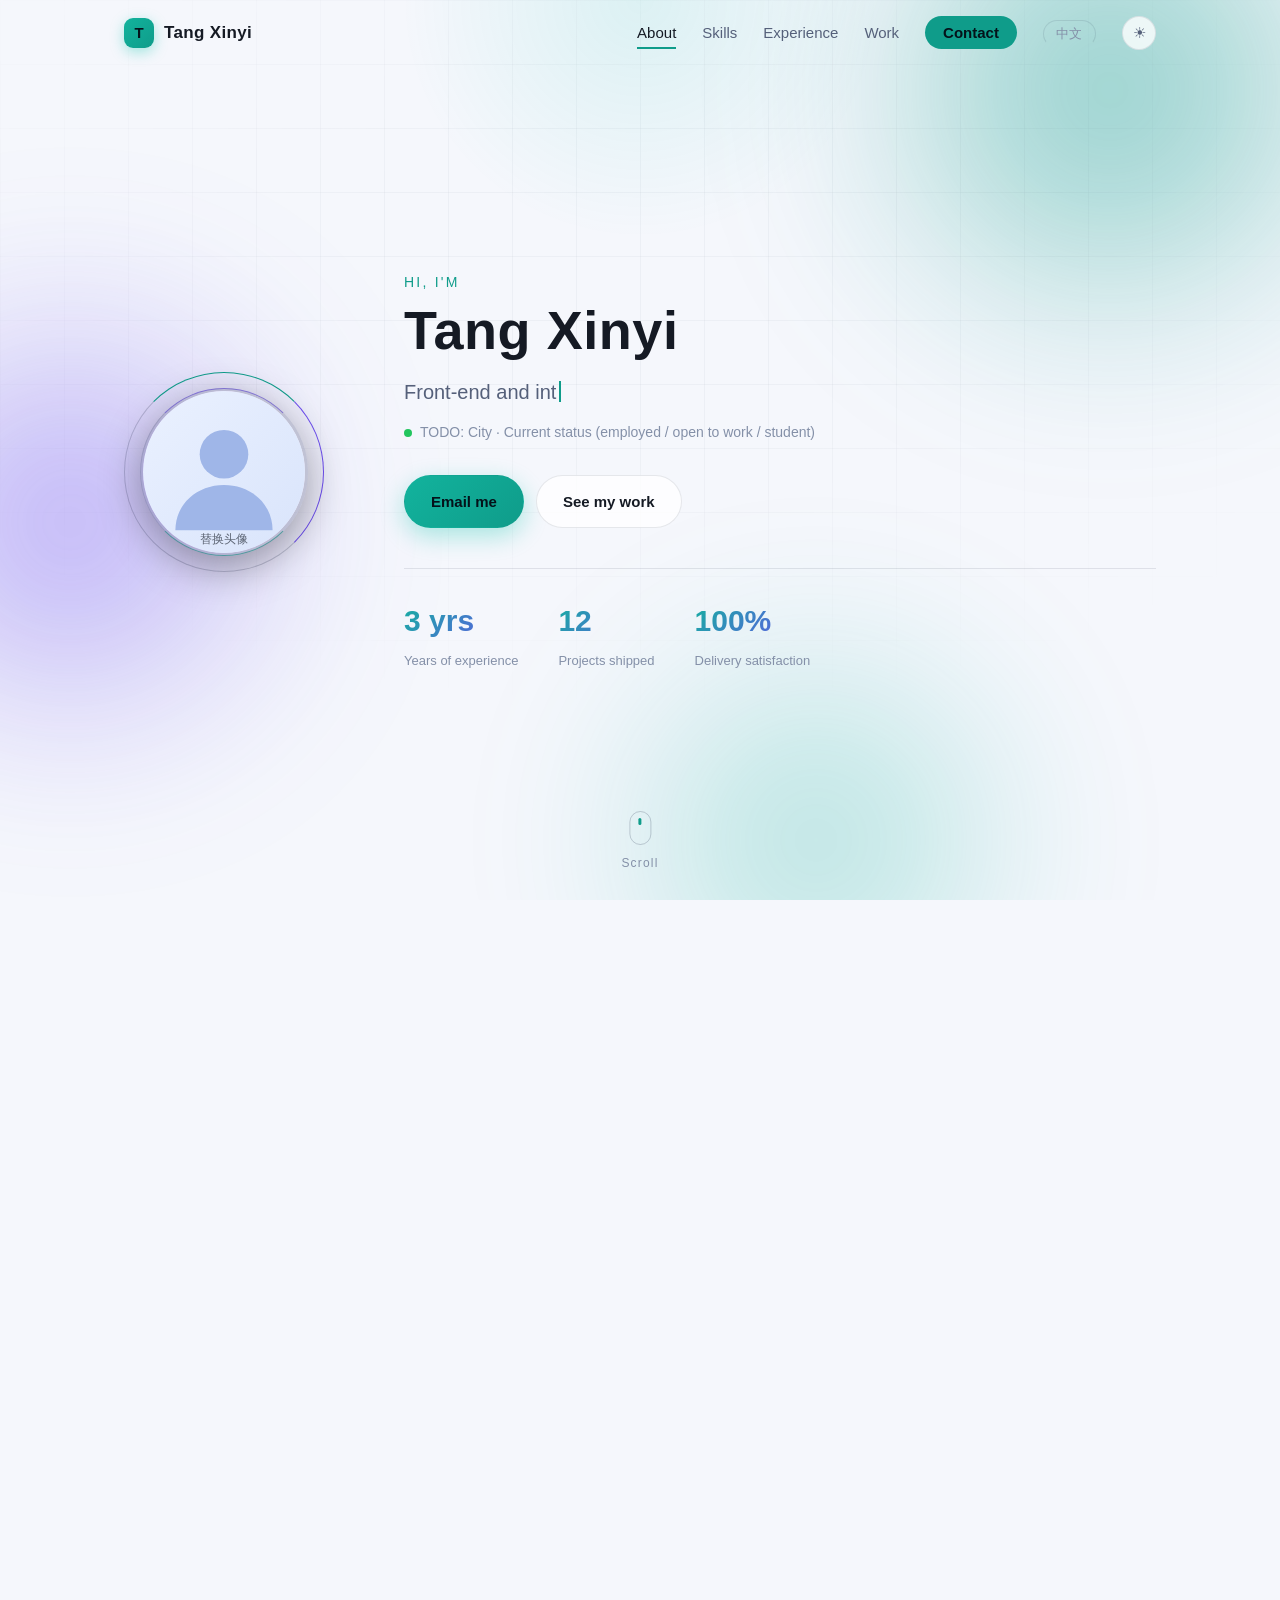
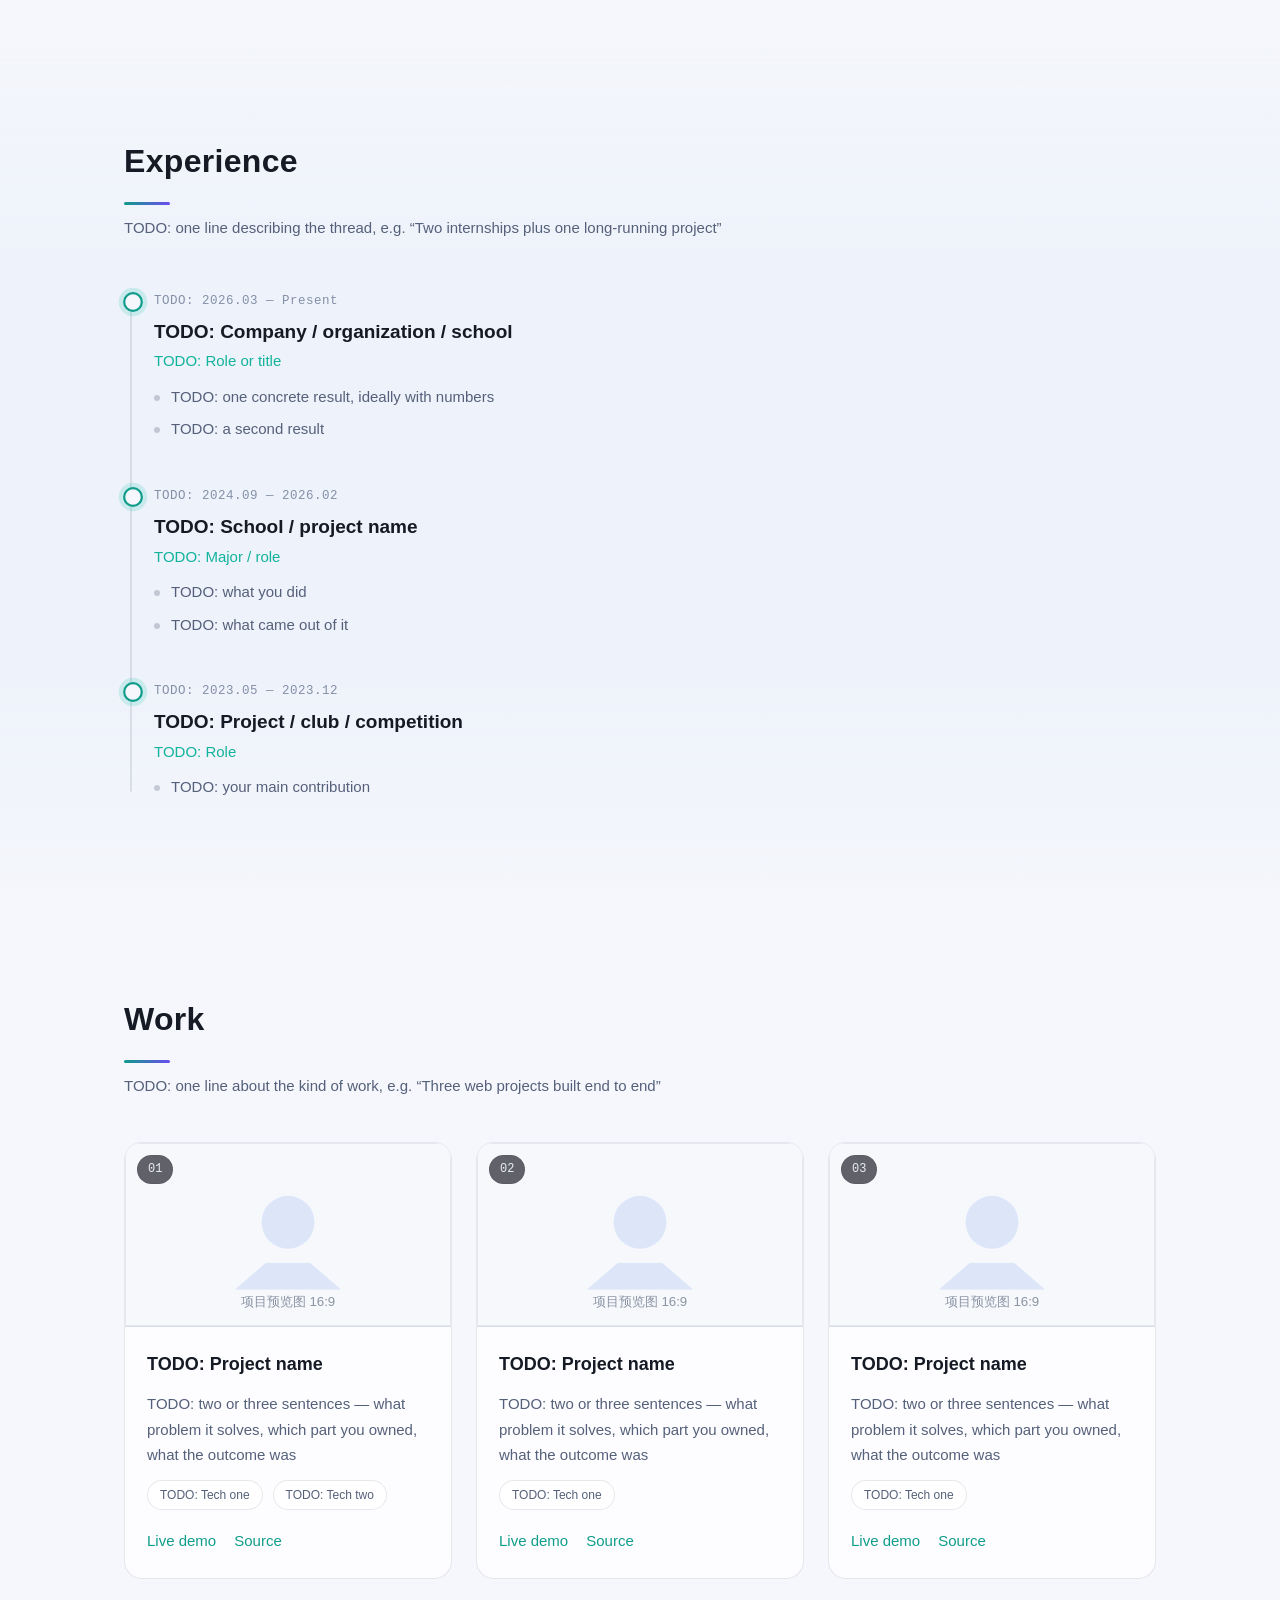
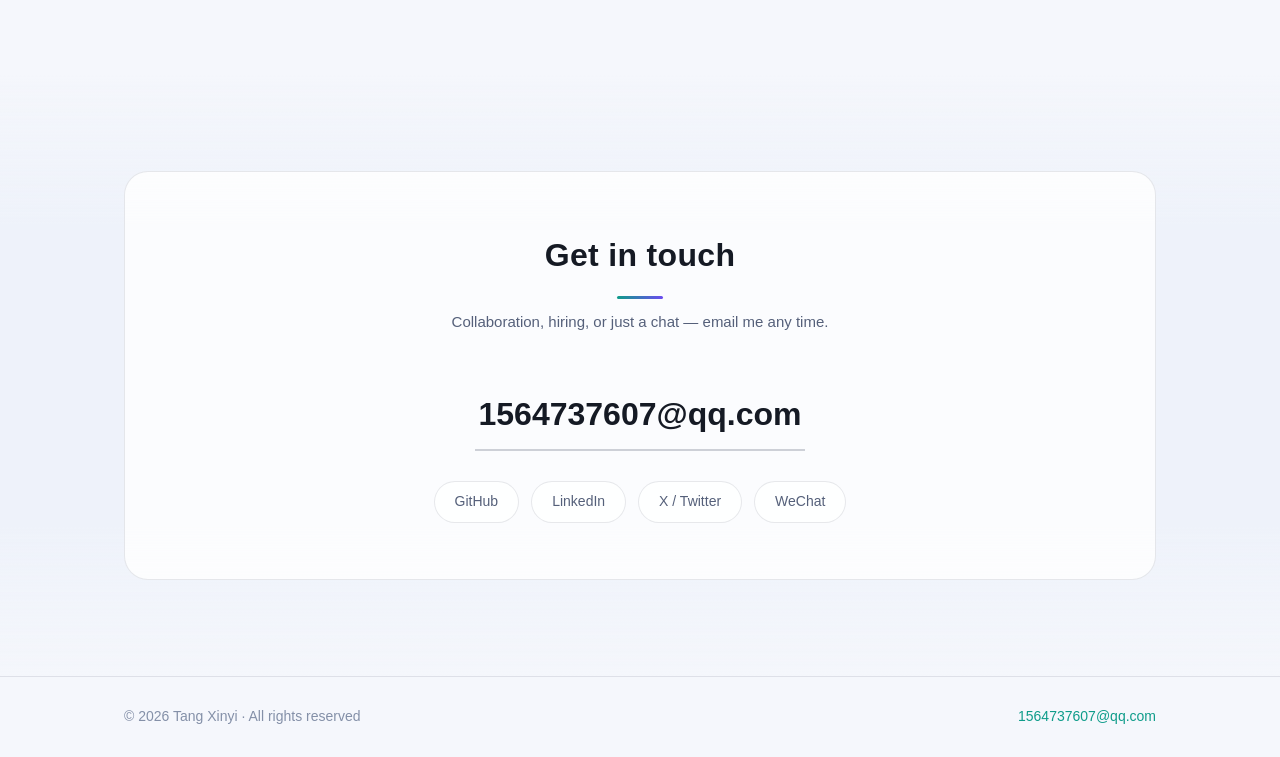
<file: index.html>
<!DOCTYPE html>
<html lang="en" data-theme="dark">
<head>
<meta charset="UTF-8" />
<meta name="viewport" content="width=device-width, initial-scale=1, viewport-fit=cover" />
<title>Tang Xinyi · Personal Homepage</title>
<meta name="description" content="Personal homepage of Tang Xinyi — TODO: add a one-line positioning statement, e.g. Front-end Developer / Interaction Design / Student" />
<!-- TODO(replace): after going live, change og:url to your real domain -->
<meta property="og:type" content="profile" />
<meta property="og:title" content="Tang Xinyi · Personal Homepage" />
<meta property="og:description" content="TODO: one-line intro, shown when the link is shared" />

<link rel="icon" href="assets/img/favicon.svg" type="image/svg+xml" />
<link rel="stylesheet" href="assets/css/style.css" />
</head>

<body id="top">

<!-- ============ Background scene (pure CSS, no image assets) ============ -->
<div class="scene" aria-hidden="true">
  <div class="scene-blob blob-1"></div>
  <div class="scene-blob blob-2"></div>
  <div class="scene-blob blob-3"></div>
  <div class="scene-grid"></div>
  <div class="scene-spot"></div><!-- cursor spotlight, coordinates updated by main.js -->
</div>

<!-- ============ Header / navigation ============ -->
<header class="site-header" id="siteHeader">
  <div class="scroll-progress" id="scrollProgress"></div>
  <nav class="nav container" aria-label="Main navigation">
    <a class="brand" href="#top">
      <span class="brand-mark">T</span>
      <span class="brand-text">Tang Xinyi</span>
    </a>

    <button class="nav-toggle" id="navToggle" aria-controls="navMenu" aria-expanded="false" aria-label="Open navigation menu">
      <span class="bar"></span><span class="bar"></span><span class="bar"></span>
    </button>

    <ul class="nav-menu" id="navMenu">
      <li><a href="#about">About</a></li>
      <li><a href="#skills">Skills</a></li>
      <li><a href="#experience">Experience</a></li>
      <li><a href="#projects">Work</a></li>
      <li><a class="nav-cta" href="#contact">Contact</a></li>
      <li><a class="lang-switch" href="zh.html" title="切换到中文">中文</a></li>
      <li>
        <button class="theme-toggle" id="themeToggle" aria-label="Toggle dark / light theme" title="Toggle theme">
          <span class="tt-sun">☀</span><span class="tt-moon">☾</span>
        </button>
      </li>
    </ul>
  </nav>
</header>

<main>

  <!-- ============ Hero / about ============ -->
  <section class="hero" id="about">
    <div class="container hero-inner">

      <div class="hero-avatar reveal">
        <div class="avatar-ring"></div>
        <div class="avatar-ring ring-2"></div>
        <!-- TODO(replace): swap assets/img/avatar.svg for your photo (square, >=400x400) -->
        <img src="assets/img/avatar.svg" alt="Portrait of Tang Xinyi" width="180" height="180" />
      </div>

      <div class="hero-text">
        <p class="eyebrow reveal" style="--d:1">Hi, I'm</p>
        <h1 class="reveal" style="--d:2">Tang Xinyi</h1>

        <!-- Typewriter effect: rotating lines are defined in the PHRASES block at the bottom -->
        <p class="tagline reveal" style="--d:3">
          <span id="typing" class="typing"></span><span class="caret" aria-hidden="true"></span>
        </p>

        <!-- TODO(replace): city · current status. Delete this line if not needed -->
        <p class="meta-line reveal" style="--d:4">
          <span class="pulse-dot"></span>
          TODO: City · Current status (employed / open to work / student)
        </p>

        <div class="hero-actions reveal" style="--d:5">
          <a class="btn btn-primary" href="mailto:1564737607@qq.com">Email me</a>
          <a class="btn btn-ghost" href="#projects">See my work</a>
          <!-- TODO(optional): add another btn-ghost here for GitHub / blog -->
        </div>

        <!-- TODO(replace): real numbers. Delete the whole block if not needed (counts up on scroll) -->
        <ul class="stat-row reveal" style="--d:6">
          <li><b data-count="3" data-suffix=" yrs">0</b><span>Years of experience</span></li>
          <li><b data-count="12" data-suffix="">0</b><span>Projects shipped</span></li>
          <li><b data-count="100" data-suffix="%">0</b><span>Delivery satisfaction</span></li>
        </ul>
      </div>

    </div>

    <a class="scroll-hint" href="#skills" aria-label="Scroll down">
      <span class="mouse"><span class="wheel"></span></span>
      <span class="scroll-hint-text">Scroll</span>
    </a>
  </section>

  <!-- ============ Skills ============ -->
  <section class="section" id="skills">
    <div class="container">
      <header class="section-head reveal">
        <h2>Skills</h2>
        <p>TODO: one line about your focus, e.g. “Front-end engineering first, with design and back-end on the side”</p>
      </header>

      <!-- TODO(replace): your real skills; data-pct on .sk-bar > i is the proficiency percentage -->
      <div class="skill-list">

        <div class="skill-row reveal" style="--d:1">
          <div class="sk-head"><span class="sk-name">TODO: Skill one</span><span class="sk-score" data-count="90" data-suffix="%">0</span></div>
          <div class="sk-bar"><i data-pct="90"></i></div>
        </div>

        <div class="skill-row reveal" style="--d:2">
          <div class="sk-head"><span class="sk-name">TODO: Skill two</span><span class="sk-score" data-count="85" data-suffix="%">0</span></div>
          <div class="sk-bar"><i data-pct="85"></i></div>
        </div>

        <div class="skill-row reveal" style="--d:3">
          <div class="sk-head"><span class="sk-name">TODO: Skill three</span><span class="sk-score" data-count="78" data-suffix="%">0</span></div>
          <div class="sk-bar"><i data-pct="78"></i></div>
        </div>

        <div class="skill-row reveal" style="--d:4">
          <div class="sk-head"><span class="sk-name">TODO: Skill four</span><span class="sk-score" data-count="70" data-suffix="%">0</span></div>
          <div class="sk-bar"><i data-pct="70"></i></div>
        </div>

      </div>

      <div class="chip-cloud reveal" style="--d:5">
        <h3 class="chip-title">Tools / Keywords</h3>
        <div class="chips">
          <!-- TODO(replace): your tools, frameworks, keywords -->
          <span class="chip">TODO: Tool one</span>
          <span class="chip">TODO: Tool two</span>
          <span class="chip">TODO: Tool three</span>
          <span class="chip">TODO: Tool four</span>
          <span class="chip">TODO: Tool five</span>
        </div>
      </div>
    </div>
  </section>

  <!-- ============ Experience ============ -->
  <section class="section section-alt" id="experience">
    <div class="container">
      <header class="section-head reveal">
        <h2>Experience</h2>
        <p>TODO: one line describing the thread, e.g. “Two internships plus one long-running project”</p>
      </header>

      <!-- TODO(replace): newest first; the vertical line fills as you scroll (computed by main.js) -->
      <ol class="timeline" id="timeline">

        <li class="timeline-item reveal">
          <span class="timeline-when">TODO: 2026.03 — Present</span>
          <h3>TODO: Company / organization / school</h3>
          <p class="timeline-role">TODO: Role or title</p>
          <ul>
            <li>TODO: one concrete result, ideally with numbers</li>
            <li>TODO: a second result</li>
          </ul>
        </li>

        <li class="timeline-item reveal">
          <span class="timeline-when">TODO: 2024.09 — 2026.02</span>
          <h3>TODO: School / project name</h3>
          <p class="timeline-role">TODO: Major / role</p>
          <ul>
            <li>TODO: what you did</li>
            <li>TODO: what came out of it</li>
          </ul>
        </li>

        <li class="timeline-item reveal">
          <span class="timeline-when">TODO: 2023.05 — 2023.12</span>
          <h3>TODO: Project / club / competition</h3>
          <p class="timeline-role">TODO: Role</p>
          <ul>
            <li>TODO: your main contribution</li>
          </ul>
        </li>

      </ol>
    </div>
  </section>

  <!-- ============ Work / projects ============ -->
  <section class="section" id="projects">
    <div class="container">
      <header class="section-head reveal">
        <h2>Work</h2>
        <p>TODO: one line about the kind of work, e.g. “Three web projects built end to end”</p>
      </header>

      <!-- TODO(replace): one .project-card per item; images go in assets/img/, referenced by relative path -->
      <div class="project-grid">

        <article class="project-card reveal" style="--d:1" data-tilt>
          <div class="project-thumb">
            <img src="assets/img/project-placeholder.svg" alt="Project one preview" />
            <span class="thumb-badge">01</span>
          </div>
          <div class="project-body">
            <h3>TODO: Project name</h3>
            <p>TODO: two or three sentences — what problem it solves, which part you owned, what the outcome was</p>
            <div class="chips sm">
              <span class="chip">TODO: Tech one</span>
              <span class="chip">TODO: Tech two</span>
            </div>
            <p class="project-links">
              <a href="#">Live demo</a>
              <a href="#">Source</a>
            </p>
          </div>
        </article>

        <article class="project-card reveal" style="--d:2" data-tilt>
          <div class="project-thumb">
            <img src="assets/img/project-placeholder.svg" alt="Project two preview" />
            <span class="thumb-badge">02</span>
          </div>
          <div class="project-body">
            <h3>TODO: Project name</h3>
            <p>TODO: two or three sentences — what problem it solves, which part you owned, what the outcome was</p>
            <div class="chips sm">
              <span class="chip">TODO: Tech one</span>
            </div>
            <p class="project-links">
              <a href="#">Live demo</a>
              <a href="#">Source</a>
            </p>
          </div>
        </article>

        <article class="project-card reveal" style="--d:3" data-tilt>
          <div class="project-thumb">
            <img src="assets/img/project-placeholder.svg" alt="Project three preview" />
            <span class="thumb-badge">03</span>
          </div>
          <div class="project-body">
            <h3>TODO: Project name</h3>
            <p>TODO: two or three sentences — what problem it solves, which part you owned, what the outcome was</p>
            <div class="chips sm">
              <span class="chip">TODO: Tech one</span>
            </div>
            <p class="project-links">
              <a href="#">Live demo</a>
              <a href="#">Source</a>
            </p>
          </div>
        </article>

      </div>
    </div>
  </section>

  <!-- ============ Contact ============ -->
  <section class="section section-alt" id="contact">
    <div class="container">
      <div class="contact-card reveal" data-tilt>
        <header class="section-head center">
          <h2>Get in touch</h2>
          <p>Collaboration, hiring, or just a chat — email me any time.</p>
        </header>

        <a class="email-link" href="mailto:1564737607@qq.com">1564737607@qq.com</a>

        <!-- TODO(replace): fill in real profile URLs, or delete the anchor you don't need -->
        <div class="social-list">
          <a href="#" rel="noopener">GitHub</a>
          <a href="#" rel="noopener">LinkedIn</a>
          <a href="#" rel="noopener">X / Twitter</a>
          <a href="#" rel="noopener">WeChat</a>
        </div>
      </div>
    </div>
  </section>

</main>

<!-- ============ Footer ============ -->
<footer class="site-footer">
  <div class="container footer-inner">
    <p>© <span id="year">2026</span> Tang Xinyi · All rights reserved</p>
    <p class="footer-links">
      <a href="mailto:1564737607@qq.com">1564737607@qq.com</a>
      <!-- TODO(optional): résumé download: <a href="assets/resume.pdf" download>Download résumé</a> -->
    </p>
  </div>
</footer>

<!-- Back to top -->
<button class="to-top" id="toTop" aria-label="Back to top">↑</button>

<!-- TODO(replace): typewriter rotating lines (English version) -->
<script>
  window.PHRASES = [
    'Front-end and interaction design',
    'Open to internship opportunities',
    'I turn ideas into things that run'
  ];
</script>
<script src="assets/js/main.js" defer></script>
</body>
</html>
</file>
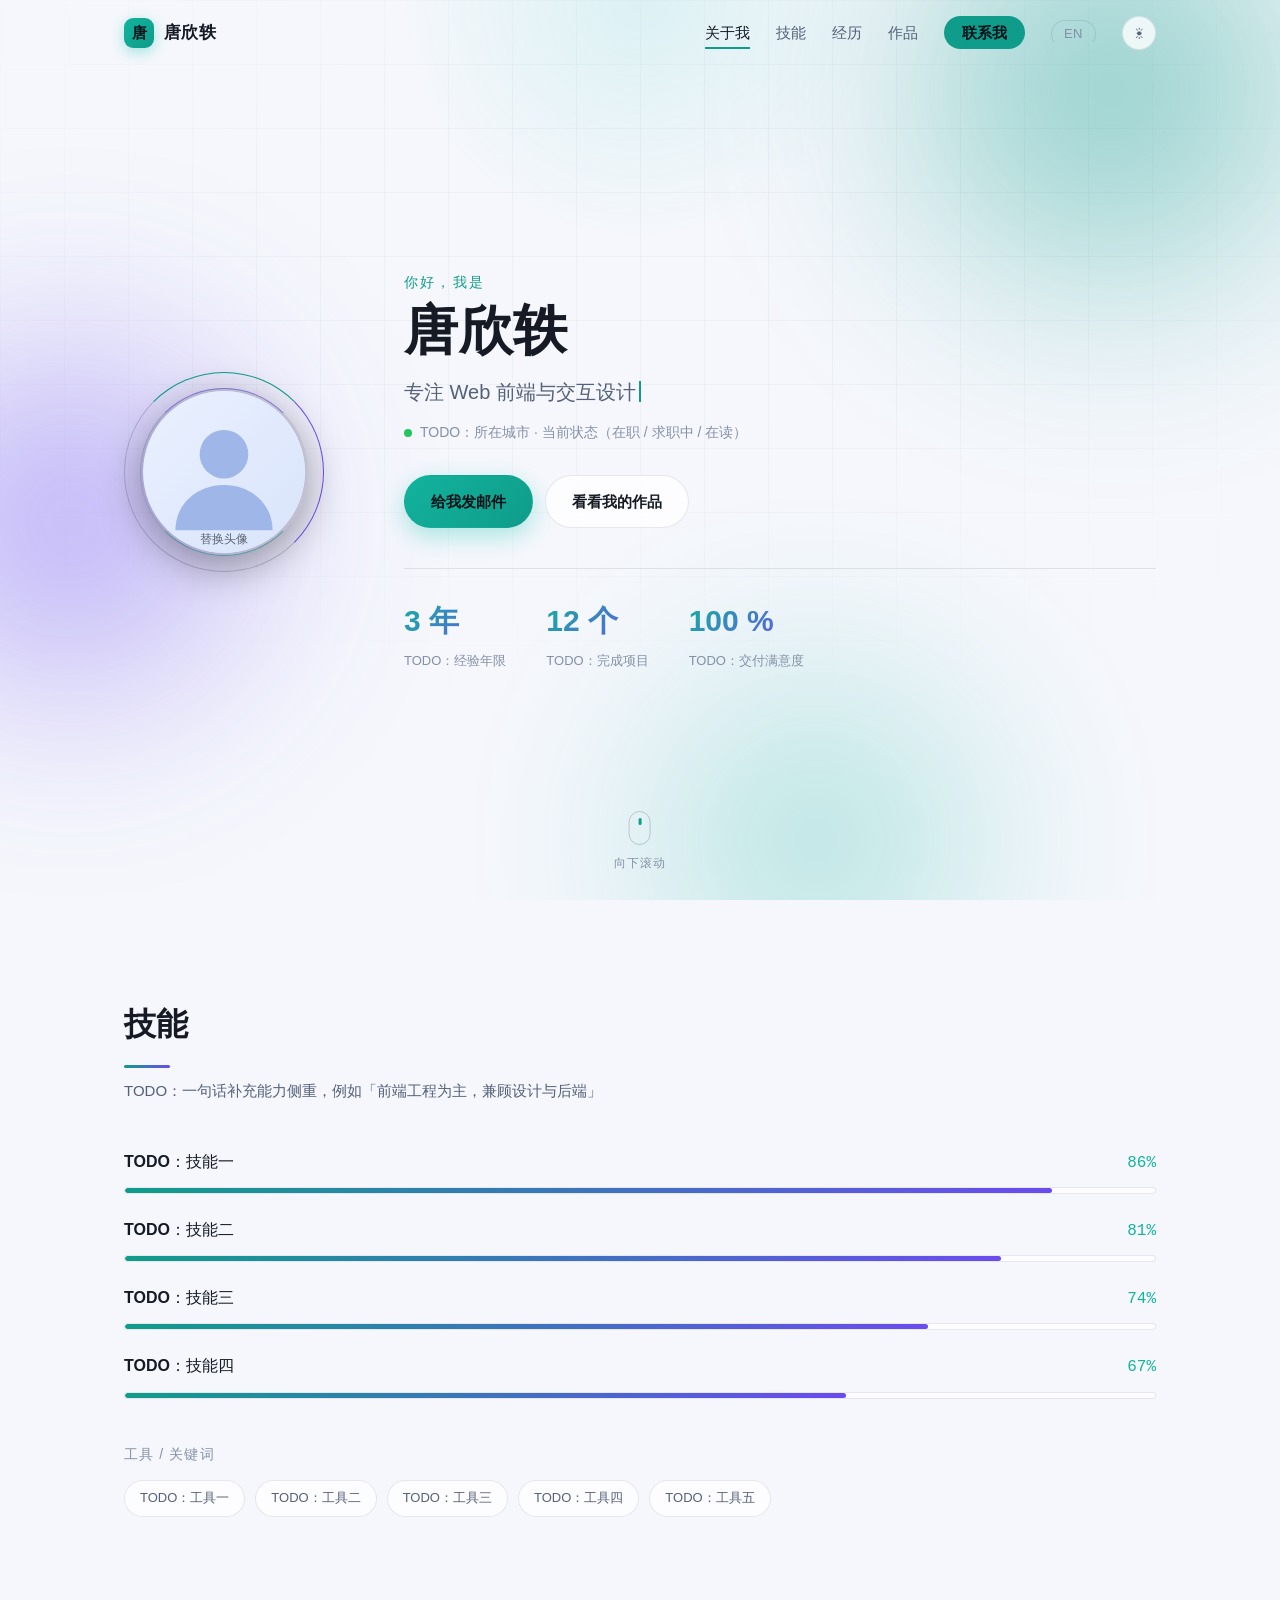
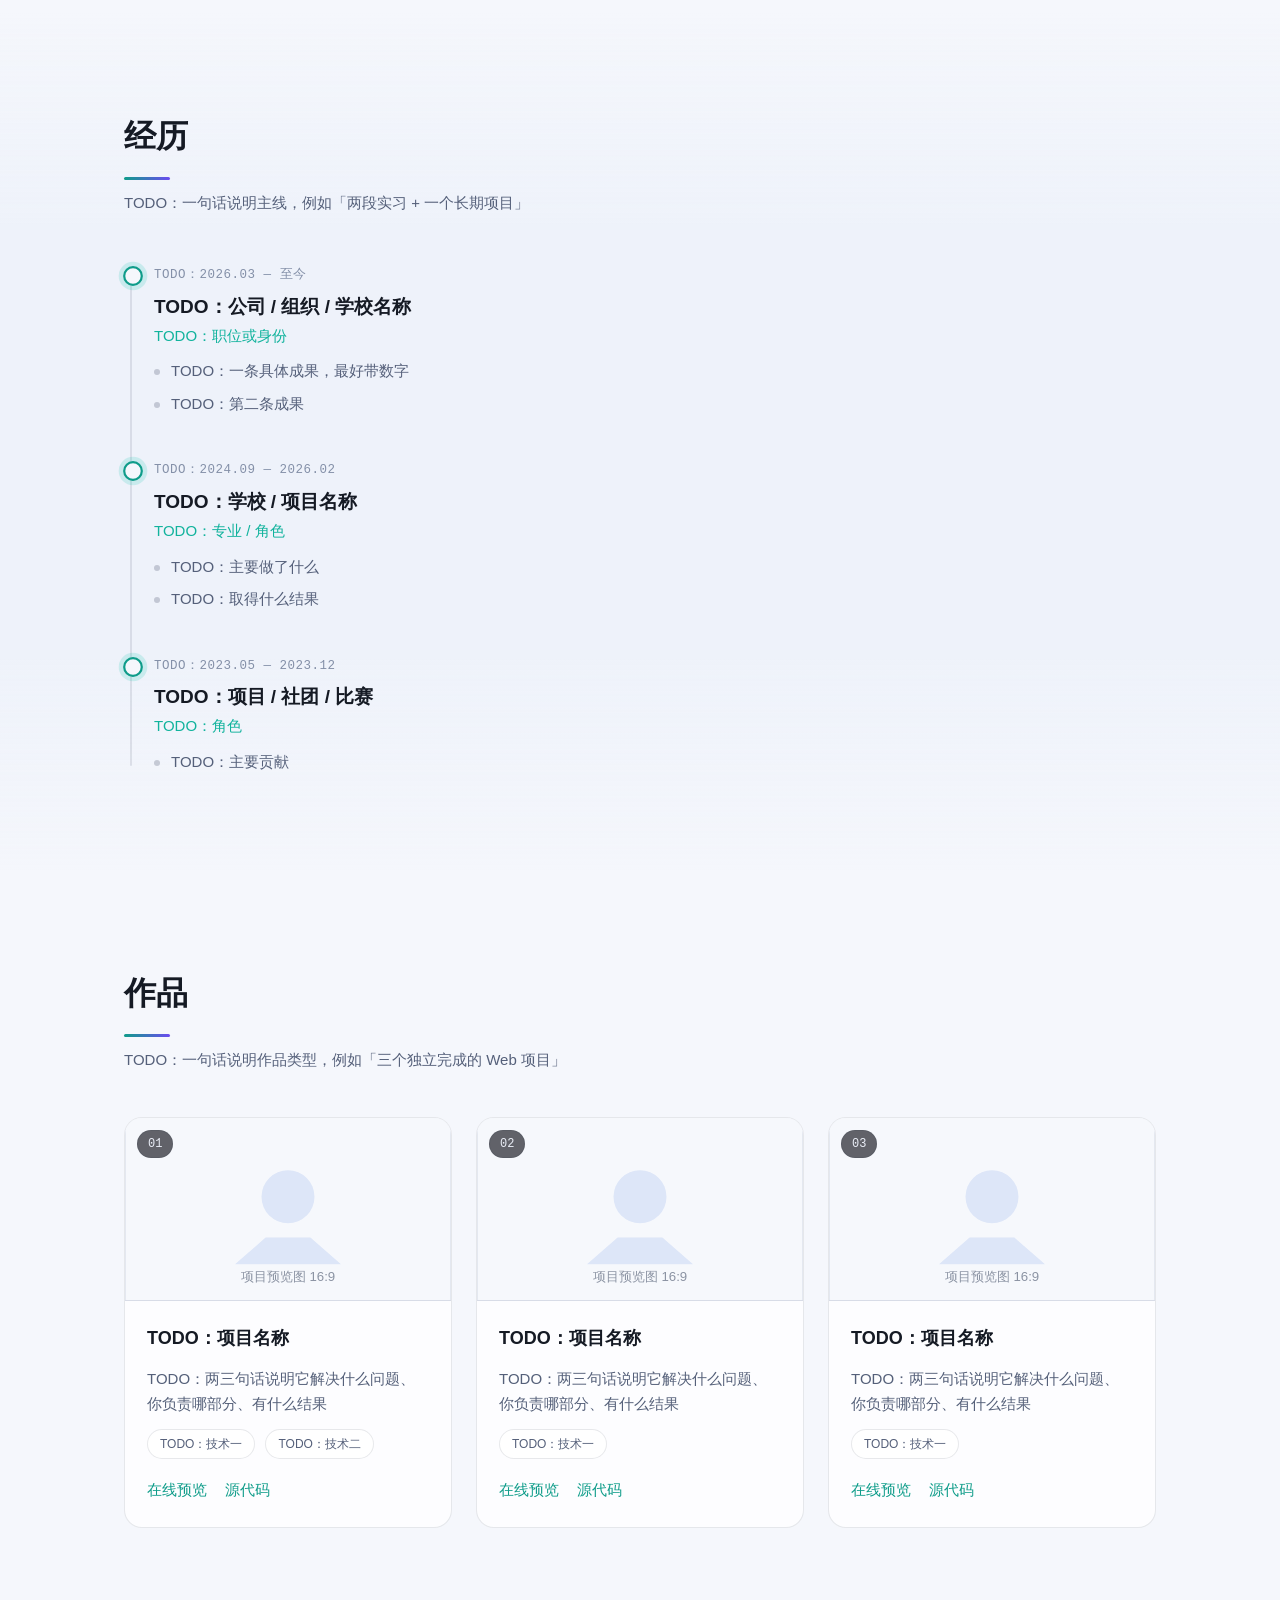
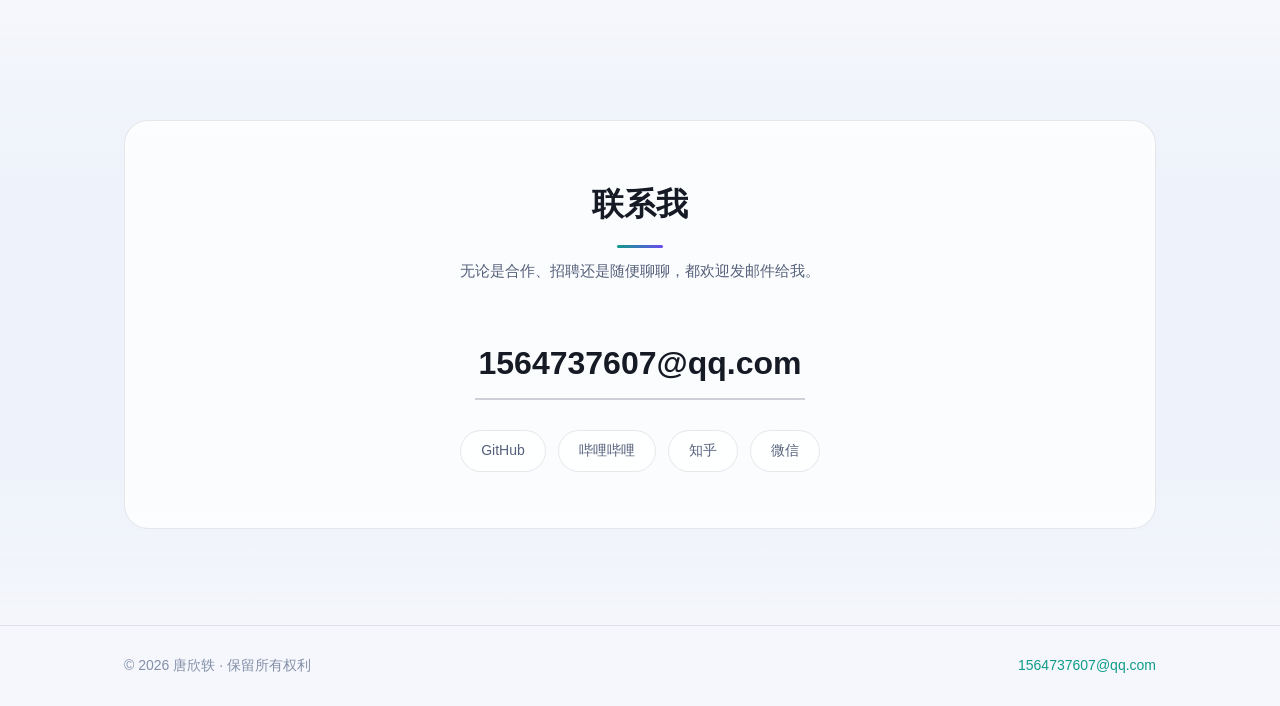
<file: zh.html>
<!DOCTYPE html>
<html lang="zh-CN" data-theme="dark">
<head>
<meta charset="UTF-8" />
<meta name="viewport" content="width=device-width, initial-scale=1, viewport-fit=cover" />
<title>唐欣轶 · 个人主页</title>
<meta name="description" content="唐欣轶的个人主页 —— TODO: 用一句话补充你的定位，例如「前端开发 / 交互设计 / 在校学生」" />
<!-- TODO(替换): 上线后把 og:url 改成真实域名；og:image 准备一张 1200×630 封面放到 assets/img/og-cover.png -->
<meta property="og:type" content="profile" />
<meta property="og:title" content="唐欣轶 · 个人主页" />
<meta property="og:description" content="TODO: 一句话自我介绍，社交平台分享时会显示" />

<link rel="icon" href="assets/img/favicon.svg" type="image/svg+xml" />
<link rel="stylesheet" href="assets/css/style.css" />
</head>

<body id="top">

<!-- ============ 背景场景（纯 CSS，无图片依赖） ============ -->
<div class="scene" aria-hidden="true">
  <div class="scene-blob blob-1"></div>
  <div class="scene-blob blob-2"></div>
  <div class="scene-blob blob-3"></div>
  <div class="scene-grid"></div>
  <div class="scene-spot"></div><!-- 跟随鼠标的光斑，坐标由 main.js 更新 -->
</div>

<!-- ============ 顶部导航栏 ============ -->
<header class="site-header" id="siteHeader">
  <div class="scroll-progress" id="scrollProgress"></div>
  <nav class="nav container" aria-label="主导航">
    <a class="brand" href="#top">
      <span class="brand-mark">唐</span>
      <span class="brand-text">唐欣轶</span>
    </a>

    <button class="nav-toggle" id="navToggle" aria-controls="navMenu" aria-expanded="false" aria-label="展开导航菜单">
      <span class="bar"></span><span class="bar"></span><span class="bar"></span>
    </button>

    <ul class="nav-menu" id="navMenu">
      <li><a href="#about">关于我</a></li>
      <li><a href="#skills">技能</a></li>
      <li><a href="#experience">经历</a></li>
      <li><a href="#projects">作品</a></li>
      <li><a class="nav-cta" href="#contact">联系我</a></li>
      <li><a class="lang-switch" href="index.html" title="Switch to English">EN</a></li>
      <li>
        <button class="theme-toggle" id="themeToggle" aria-label="切换深浅色主题" title="切换主题">
          <span class="tt-sun">☀</span><span class="tt-moon">☾</span>
        </button>
      </li>
    </ul>
  </nav>
</header>

<main>

  <!-- ============ 个人简介区 ============ -->
  <section class="hero" id="about">
    <div class="container hero-inner">

      <div class="hero-avatar reveal">
        <div class="avatar-ring"></div>
        <div class="avatar-ring ring-2"></div>
        <!-- TODO(替换): 把 assets/img/avatar.svg 换成你的照片（正方形，≥400×400，文件名保持不变即可） -->
        <img src="assets/img/avatar.svg" alt="唐欣轶的头像" width="180" height="180" />
      </div>

      <div class="hero-text">
        <p class="eyebrow reveal" style="--d:1">你好，我是</p>
        <h1 class="reveal" style="--d:2">唐欣轶</h1>

        <!-- 打字机效果：轮播文案在页面底部的 PHRASES 里改 -->
        <p class="tagline reveal" style="--d:3">
          <span id="typing" class="typing"></span><span class="caret" aria-hidden="true"></span>
        </p>

        <!-- TODO(替换): 所在城市 · 当前状态；不需要可整行删除 -->
        <p class="meta-line reveal" style="--d:4">
          <span class="pulse-dot"></span>
          TODO：所在城市 · 当前状态（在职 / 求职中 / 在读）
        </p>

        <div class="hero-actions reveal" style="--d:5">
          <a class="btn btn-primary" href="mailto:1564737607@qq.com">给我发邮件</a>
          <a class="btn btn-ghost" href="#projects">看看我的作品</a>
          <!-- TODO(可选): 有 GitHub / 博客可在这里再加一个 btn-ghost -->
        </div>

        <!-- TODO(替换): 数字换成你的真实数据；不需要可整块删除（滚动进入时数字会动画累加） -->
        <ul class="stat-row reveal" style="--d:6">
          <li><b data-count="3" data-suffix=" 年">0</b><span>TODO：经验年限</span></li>
          <li><b data-count="12" data-suffix=" 个">0</b><span>TODO：完成项目</span></li>
          <li><b data-count="100" data-suffix=" %">0</b><span>TODO：交付满意度</span></li>
        </ul>
      </div>

    </div>

    <a class="scroll-hint" href="#skills" aria-label="向下滚动">
      <span class="mouse"><span class="wheel"></span></span>
      <span class="scroll-hint-text">向下滚动</span>
    </a>
  </section>

  <!-- ============ 技能展示区 ============ -->
  <section class="section" id="skills">
    <div class="container">
      <header class="section-head reveal">
        <h2>技能</h2>
        <p>TODO：一句话补充能力侧重，例如「前端工程为主，兼顾设计与后端」</p>
      </header>

      <!-- TODO(替换): 改成你的真实技能；sk-bar > i 的 data-pct 是熟练度百分比 -->
      <div class="skill-list">

        <div class="skill-row reveal" style="--d:1">
          <div class="sk-head"><span class="sk-name">TODO：技能一</span><span class="sk-score" data-count="90" data-suffix="%">0</span></div>
          <div class="sk-bar"><i data-pct="90"></i></div>
        </div>

        <div class="skill-row reveal" style="--d:2">
          <div class="sk-head"><span class="sk-name">TODO：技能二</span><span class="sk-score" data-count="85" data-suffix="%">0</span></div>
          <div class="sk-bar"><i data-pct="85"></i></div>
        </div>

        <div class="skill-row reveal" style="--d:3">
          <div class="sk-head"><span class="sk-name">TODO：技能三</span><span class="sk-score" data-count="78" data-suffix="%">0</span></div>
          <div class="sk-bar"><i data-pct="78"></i></div>
        </div>

        <div class="skill-row reveal" style="--d:4">
          <div class="sk-head"><span class="sk-name">TODO：技能四</span><span class="sk-score" data-count="70" data-suffix="%">0</span></div>
          <div class="sk-bar"><i data-pct="70"></i></div>
        </div>

      </div>

      <div class="chip-cloud reveal" style="--d:5">
        <h3 class="chip-title">工具 / 关键词</h3>
        <div class="chips">
          <!-- TODO(替换): 改成你的工具、框架、关键词 -->
          <span class="chip">TODO：工具一</span>
          <span class="chip">TODO：工具二</span>
          <span class="chip">TODO：工具三</span>
          <span class="chip">TODO：工具四</span>
          <span class="chip">TODO：工具五</span>
        </div>
      </div>
    </div>
  </section>

  <!-- ============ 经历展示区 ============ -->
  <section class="section section-alt" id="experience">
    <div class="container">
      <header class="section-head reveal">
        <h2>经历</h2>
        <p>TODO：一句话说明主线，例如「两段实习 + 一个长期项目」</p>
      </header>

      <!-- TODO(替换): 时间从近到远；左侧竖线会随滚动填充（进度由 main.js 计算） -->
      <ol class="timeline" id="timeline">

        <li class="timeline-item reveal">
          <span class="timeline-when">TODO：2026.03 — 至今</span>
          <h3>TODO：公司 / 组织 / 学校名称</h3>
          <p class="timeline-role">TODO：职位或身份</p>
          <ul>
            <li>TODO：一条具体成果，最好带数字</li>
            <li>TODO：第二条成果</li>
          </ul>
        </li>

        <li class="timeline-item reveal">
          <span class="timeline-when">TODO：2024.09 — 2026.02</span>
          <h3>TODO：学校 / 项目名称</h3>
          <p class="timeline-role">TODO：专业 / 角色</p>
          <ul>
            <li>TODO：主要做了什么</li>
            <li>TODO：取得什么结果</li>
          </ul>
        </li>

        <li class="timeline-item reveal">
          <span class="timeline-when">TODO：2023.05 — 2023.12</span>
          <h3>TODO：项目 / 社团 / 比赛</h3>
          <p class="timeline-role">TODO：角色</p>
          <ul>
            <li>TODO：主要贡献</li>
          </ul>
        </li>

      </ol>
    </div>
  </section>

  <!-- ============ 作品 / 项目展示区 ============ -->
  <section class="section" id="projects">
    <div class="container">
      <header class="section-head reveal">
        <h2>作品</h2>
        <p>TODO：一句话说明作品类型，例如「三个独立完成的 Web 项目」</p>
      </header>

      <!-- TODO(替换): 每个 .project-card 一个作品；配图放 assets/img/，用相对路径引用 -->
      <div class="project-grid">

        <article class="project-card reveal" style="--d:1" data-tilt>
          <div class="project-thumb">
            <img src="assets/img/project-placeholder.svg" alt="项目一 预览图" />
            <span class="thumb-badge">01</span>
          </div>
          <div class="project-body">
            <h3>TODO：项目名称</h3>
            <p>TODO：两三句话说明它解决什么问题、你负责哪部分、有什么结果</p>
            <div class="chips sm">
              <span class="chip">TODO：技术一</span>
              <span class="chip">TODO：技术二</span>
            </div>
            <p class="project-links">
              <a href="#">在线预览</a>
              <a href="#">源代码</a>
            </p>
          </div>
        </article>

        <article class="project-card reveal" style="--d:2" data-tilt>
          <div class="project-thumb">
            <img src="assets/img/project-placeholder.svg" alt="项目二 预览图" />
            <span class="thumb-badge">02</span>
          </div>
          <div class="project-body">
            <h3>TODO：项目名称</h3>
            <p>TODO：两三句话说明它解决什么问题、你负责哪部分、有什么结果</p>
            <div class="chips sm">
              <span class="chip">TODO：技术一</span>
            </div>
            <p class="project-links">
              <a href="#">在线预览</a>
              <a href="#">源代码</a>
            </p>
          </div>
        </article>

        <article class="project-card reveal" style="--d:3" data-tilt>
          <div class="project-thumb">
            <img src="assets/img/project-placeholder.svg" alt="项目三 预览图" />
            <span class="thumb-badge">03</span>
          </div>
          <div class="project-body">
            <h3>TODO：项目名称</h3>
            <p>TODO：两三句话说明它解决什么问题、你负责哪部分、有什么结果</p>
            <div class="chips sm">
              <span class="chip">TODO：技术一</span>
            </div>
            <p class="project-links">
              <a href="#">在线预览</a>
              <a href="#">源代码</a>
            </p>
          </div>
        </article>

      </div>
    </div>
  </section>

  <!-- ============ 联系区 ============ -->
  <section class="section section-alt" id="contact">
    <div class="container">
      <div class="contact-card reveal" data-tilt>
        <header class="section-head center">
          <h2>联系我</h2>
          <p>无论是合作、招聘还是随便聊聊，都欢迎发邮件给我。</p>
        </header>

        <a class="email-link" href="mailto:1564737607@qq.com">1564737607@qq.com</a>

        <!-- TODO(替换): 有社交账号就填真实地址，没有就删除对应的 a 标签 -->
        <div class="social-list">
          <a href="#" rel="noopener">GitHub</a>
          <a href="#" rel="noopener">哔哩哔哩</a>
          <a href="#" rel="noopener">知乎</a>
          <a href="#" rel="noopener">微信</a>
        </div>
      </div>
    </div>
  </section>

</main>

<!-- ============ 页脚 ============ -->
<footer class="site-footer">
  <div class="container footer-inner">
    <p>© <span id="year">2026</span> 唐欣轶 · 保留所有权利</p>
    <p class="footer-links">
      <a href="mailto:1564737607@qq.com">1564737607@qq.com</a>
      <!-- TODO(可选): 简历下载：<a href="assets/resume.pdf" download>下载简历</a> -->
    </p>
  </div>
</footer>

<!-- 回到顶部 -->
<button class="to-top" id="toTop" aria-label="回到顶部">↑</button>

<!-- TODO(替换): 打字机轮播文案（中文版） -->
<script>
  window.PHRASES = [
    '专注 Web 前端与交互设计',
    '正在寻找实习机会',
    '把想法做成能跑起来的东西'
  ];
</script>
<script src="assets/js/main.js" defer></script>
</body>
</html>
</file>
<file: assets/css/style.css>
/* =========================================================
   唐欣轶 · 个人主页
   结构见 index.html，交互见 assets/js/main.js
   命名约定：BEM 简化版（.block-child），颜色/尺寸统一走 :root 变量
   主题：默认深色（data-theme="dark"），浅色覆盖写在文件中部
   ========================================================= */

/* ---------- 设计变量：改主题只改这里 ---------- */
:root {
  --primary: #00c2a8;
  --primary-light: #4fe3cb;
  --accent: #7c5cff;

  --bg: #05070f;
  --bg-soft: #0a0e1a;
  --card: rgba(255, 255, 255, .04);
  --card-hover: rgba(255, 255, 255, .07);
  --border: rgba(255, 255, 255, .09);
  --border-strong: rgba(255, 255, 255, .18);

  --text: #eaeef7;
  --text-dim: #98a1b6;
  --text-muted: #6b7488;

  --radius: 18px;
  --radius-sm: 10px;
  --container: 1080px;
  --header-h: 66px;
  --ease: cubic-bezier(.2, .8, .2, 1);

  --font: -apple-system, BlinkMacSystemFont, "Segoe UI", "PingFang SC",
          "Hiragino Sans GB", "Microsoft YaHei", "Noto Sans SC", Helvetica, Arial, sans-serif;
  --mono: ui-monospace, SFMono-Regular, Menlo, Consolas, "Courier New", monospace;

  /* 鼠标坐标（由 main.js 写入，用于光斑与卡片高光） */
  --mx: 50%;
  --my: 0px;
}

/* ---------- 浅色主题覆盖 ---------- */
[data-theme="light"] {
  --primary: #0f9c8a;
  --primary-light: #12b39d;
  --accent: #6b4bf0;

  --bg: #f5f7fc;
  --bg-soft: #eef2fa;
  --card: rgba(255, 255, 255, .78);
  --card-hover: #ffffff;
  --border: rgba(20, 30, 60, .10);
  --border-strong: rgba(20, 30, 60, .20);

  --text: #151a24;
  --text-dim: #55607a;
  --text-muted: #8490a8;
}

/* ---------- 基础重置 ---------- */
* { box-sizing: border-box; margin: 0; padding: 0; }

html {
  scroll-behavior: smooth;
  -webkit-text-size-adjust: 100%;
  transition: background-color .4s var(--ease), color .4s var(--ease);
}

body {
  font-family: var(--font);
  font-size: 16px;
  line-height: 1.7;
  color: var(--text);
  background: var(--bg);
  overflow-x: hidden;
  -webkit-font-smoothing: antialiased;
  transition: background-color .4s var(--ease), color .4s var(--ease);
}

img { max-width: 100%; height: auto; display: block; }
a { color: var(--primary); text-decoration: none; transition: color .2s var(--ease); }
a:hover { color: var(--primary-light); }
ul, ol { list-style: none; }

section[id] { scroll-margin-top: calc(var(--header-h) + 16px); }

.container {
  width: 100%;
  max-width: var(--container);
  margin: 0 auto;
  padding: 0 24px;
}

/* =========================================================
   背景场景
   ========================================================= */
.scene {
  position: fixed;
  inset: 0;
  z-index: 0;
  overflow: hidden;
  pointer-events: none;
}

.scene-blob {
  position: absolute;
  border-radius: 50%;
  filter: blur(90px);
  opacity: .55;
  will-change: transform;
}
.blob-1 {
  width: 620px; height: 620px;
  top: -220px; right: -140px;
  background: radial-gradient(circle, var(--primary), transparent 65%);
  animation: drift1 26s var(--ease) infinite alternate;
}
.blob-2 {
  width: 540px; height: 540px;
  top: 28%; left: -200px;
  background: radial-gradient(circle, var(--accent), transparent 65%);
  animation: drift2 32s var(--ease) infinite alternate;
}
.blob-3 {
  width: 480px; height: 480px;
  bottom: -180px; left: 45%;
  background: radial-gradient(circle, var(--primary-light), transparent 68%);
  opacity: .38;
  animation: drift3 38s var(--ease) infinite alternate;
}

@keyframes drift1 { to { transform: translate3d(-90px, 70px, 0) scale(1.12); } }
@keyframes drift2 { to { transform: translate3d(110px, -60px, 0) scale(1.08); } }
@keyframes drift3 { to { transform: translate3d(-70px, -80px, 0) scale(1.15); } }

.scene-grid {
  position: absolute;
  inset: 0;
  background-image:
    linear-gradient(to right, var(--border) 1px, transparent 1px),
    linear-gradient(to bottom, var(--border) 1px, transparent 1px);
  background-size: 64px 64px;
  opacity: .35;
  -webkit-mask-image: radial-gradient(ellipse 80% 60% at 50% 30%, #000 30%, transparent 85%);
  mask-image: radial-gradient(ellipse 80% 60% at 50% 30%, #000 30%, transparent 85%);
}

/* 跟随鼠标的光斑（仅指针设备显示） */
.scene-spot {
  position: absolute;
  width: 520px; height: 520px;
  left: var(--mx); top: var(--my);
  transform: translate(-50%, -50%);
  background: radial-gradient(circle, rgba(0, 194, 168, .10), transparent 65%);
  opacity: 0;
  transition: opacity .4s var(--ease);
}
@media (hover: hover) and (pointer: fine) {
  .scene-spot { opacity: 1; }
}

main, .site-footer { position: relative; z-index: 1; }

/* =========================================================
   顶部导航
   ========================================================= */
.site-header {
  position: sticky;
  top: 0;
  z-index: 50;
  background: transparent;
  transition: background-color .3s var(--ease), box-shadow .3s var(--ease), border-color .3s;
  border-bottom: 1px solid transparent;
}
.site-header.is-scrolled {
  background: var(--bg);                                   /* 旧浏览器兜底 */
  background: color-mix(in srgb, var(--bg) 82%, transparent);
  backdrop-filter: saturate(180%) blur(14px);
  -webkit-backdrop-filter: saturate(180%) blur(14px);
  border-bottom-color: var(--border);
}

/* 滚动进度条 */
.scroll-progress {
  position: absolute;
  left: 0; bottom: -1px;
  height: 2px;
  width: 0;
  background: linear-gradient(90deg, var(--primary), var(--accent));
  transition: width .1s linear;
}

.nav {
  height: var(--header-h);
  display: flex;
  align-items: center;
  justify-content: space-between;
  gap: 16px;
}

.brand { display: flex; align-items: center; gap: 10px; color: var(--text); }
.brand-mark {
  width: 30px; height: 30px;
  border-radius: 9px;
  display: grid; place-items: center;
  font-size: 15px; font-weight: 600;
  color: #04121a;
  background: linear-gradient(135deg, var(--primary-light), var(--primary));
  box-shadow: 0 4px 14px rgba(0, 194, 168, .35);
}
.brand-text { font-size: 17px; font-weight: 600; letter-spacing: .02em; }
.brand:hover { color: var(--text); }

.nav-menu { display: flex; align-items: center; gap: 26px; }

.nav-menu a {
  font-size: 15px;
  color: var(--text-dim);
  padding: 6px 0;
  border-bottom: 2px solid transparent;
}
.nav-menu a:hover { color: var(--text); }
.nav-menu a.is-active { color: var(--text); border-bottom-color: var(--primary); }

.nav-cta {
  padding: 8px 18px !important;
  border-radius: 999px;
  background: var(--primary);
  color: #04121a !important;
  font-weight: 600;
  border-bottom: none !important;
}
.nav-cta:hover { color: #04121a !important; filter: brightness(1.12); }

/* 语言切换 */
.lang-switch {
  font-size: 13px !important;
  color: var(--text-muted) !important;
  border: 1px solid var(--border);
  border-radius: 999px;
  padding: 5px 12px !important;
  letter-spacing: .04em;
}
.lang-switch:hover { color: var(--primary-light) !important; border-color: var(--primary); border-bottom-color: var(--primary) !important; }

/* 主题切换按钮 */
.theme-toggle {
  width: 34px; height: 34px;
  border-radius: 50%;
  border: 1px solid var(--border);
  background: var(--card);
  color: var(--text-dim);
  cursor: pointer;
  font-size: 15px;
  display: grid; place-items: center;
  transition: transform .3s var(--ease), color .2s, border-color .2s;
}
.theme-toggle:hover { transform: rotate(30deg); color: var(--primary); border-color: var(--primary); }
.theme-toggle .tt-sun { display: none; }
[data-theme="light"] .theme-toggle .tt-sun { display: block; }
[data-theme="light"] .theme-toggle .tt-moon { display: none; }

/* 汉堡按钮 */
.nav-toggle {
  display: none;
  width: 42px; height: 42px;
  border: 1px solid var(--border);
  border-radius: var(--radius-sm);
  background: var(--card);
  cursor: pointer;
  padding: 11px 10px;
}
.nav-toggle .bar { display: block; height: 2px; background: var(--text); border-radius: 2px; transition: transform .25s, opacity .2s; }
.nav-toggle .bar + .bar { margin-top: 5px; }
.nav-toggle[aria-expanded="true"] .bar:nth-child(1) { transform: translateY(7px) rotate(45deg); }
.nav-toggle[aria-expanded="true"] .bar:nth-child(2) { opacity: 0; }
.nav-toggle[aria-expanded="true"] .bar:nth-child(3) { transform: translateY(-7px) rotate(-45deg); }

/* =========================================================
   通用区块
   ========================================================= */
.section { padding: 96px 0; }
.section-alt {
  background: linear-gradient(180deg, transparent, var(--bg-soft) 25%, var(--bg-soft) 75%, transparent);
}

.section-head { margin-bottom: 44px; max-width: 640px; }
.section-head.center { margin-left: auto; margin-right: auto; text-align: center; }
.section-head h2 {
  font-size: 32px;
  font-weight: 650;
  letter-spacing: .01em;
  margin-bottom: 10px;
}
.section-head h2::after {
  content: "";
  display: block;
  width: 46px; height: 3px;
  margin-top: 14px;
  border-radius: 3px;
  background: linear-gradient(90deg, var(--primary), var(--accent));
}
.section-head.center h2::after { margin-left: auto; margin-right: auto; }
.section-head p { color: var(--text-dim); font-size: 15px; }

/* =========================================================
   个人简介区
   ========================================================= */
.hero {
  position: relative;
  min-height: calc(100vh - var(--header-h));
  display: flex;
  align-items: center;
  padding: 72px 0 96px;
}

.hero-inner {
  display: grid;
  grid-template-columns: 220px 1fr;
  gap: 60px;
  align-items: center;
}

.hero-avatar { position: relative; width: 200px; height: 200px; display: grid; place-items: center; }
.hero-avatar img {
  width: 168px; height: 168px;
  border-radius: 50%;
  object-fit: cover;
  position: relative;
  z-index: 2;
  border: 3px solid var(--border-strong);
  box-shadow: 0 12px 40px rgba(0, 0, 0, .35);
}
.avatar-ring {
  position: absolute;
  inset: 0;
  border-radius: 50%;
  border: 1px solid var(--border-strong);
  border-top-color: var(--primary);
  border-right-color: var(--accent);
  animation: spin 14s linear infinite;
}
.avatar-ring.ring-2 {
  inset: 16px;
  border-top-color: var(--accent);
  border-right-color: transparent;
  border-bottom-color: var(--primary);
  animation: spin 9s linear infinite reverse;
  opacity: .6;
}
@keyframes spin { to { transform: rotate(360deg); } }

.eyebrow { font-size: 14px; color: var(--primary); letter-spacing: .16em; text-transform: uppercase; }

.hero-text h1 {
  font-size: clamp(34px, 6vw, 54px);
  line-height: 1.15;
  font-weight: 680;
  letter-spacing: .01em;
  margin-top: 4px;
}

.tagline { margin-top: 14px; font-size: clamp(16px, 2.4vw, 20px); color: var(--text-dim); min-height: 1.7em; }
.caret {
  display: inline-block;
  width: 2px; height: 1.05em;
  background: var(--primary);
  vertical-align: -3px;
  margin-left: 3px;
  animation: blink 1s steps(1) infinite;
}
@keyframes blink { 50% { opacity: 0; } }

.meta-line { margin-top: 12px; font-size: 14px; color: var(--text-muted); display: flex; align-items: center; gap: 8px; }
.pulse-dot {
  width: 8px; height: 8px; border-radius: 50%;
  background: #22c55e;
  box-shadow: 0 0 0 0 rgba(34, 197, 94, .6);
  animation: pulse 2.2s infinite;
}
@keyframes pulse {
  70% { box-shadow: 0 0 0 10px rgba(34, 197, 94, 0); }
  100% { box-shadow: 0 0 0 0 rgba(34, 197, 94, 0); }
}

.hero-actions { margin-top: 30px; display: flex; flex-wrap: wrap; gap: 12px; }

/* ---------- 按钮 ---------- */
.btn {
  display: inline-flex;
  align-items: center;
  gap: 8px;
  padding: 13px 26px;
  border-radius: 999px;
  font-size: 15px;
  font-weight: 600;
  border: 1px solid transparent;
  transition: transform .18s var(--ease), box-shadow .25s var(--ease), background .2s, border-color .2s;
}
.btn:hover { transform: translateY(-2px); }
.btn-primary {
  background: linear-gradient(135deg, var(--primary-light), var(--primary));
  color: #04121a;
  box-shadow: 0 8px 24px rgba(0, 194, 168, .32);
}
.btn-primary:hover { color: #04121a; box-shadow: 0 12px 30px rgba(0, 194, 168, .45); }
.btn-ghost { background: var(--card); color: var(--text); border-color: var(--border); }
.btn-ghost:hover { border-color: var(--primary); color: var(--primary-light); }

/* ---------- 数字条 ---------- */
.stat-row {
  margin-top: 40px;
  display: flex;
  flex-wrap: wrap;
  gap: 40px;
  padding-top: 26px;
  border-top: 1px solid var(--border);
}
.stat-row b {
  display: block;
  font-size: 30px;
  font-weight: 700;
  font-variant-numeric: tabular-nums;
  background: linear-gradient(135deg, var(--primary-light), var(--accent));
  -webkit-background-clip: text;
  background-clip: text;
  -webkit-text-fill-color: transparent;
}
.stat-row span { font-size: 13px; color: var(--text-muted); }

/* ---------- 向下滚动提示 ---------- */
.scroll-hint {
  position: absolute;
  left: 50%; bottom: 28px;
  transform: translateX(-50%);
  display: flex; flex-direction: column; align-items: center; gap: 8px;
  color: var(--text-muted);
  font-size: 12px;
  letter-spacing: .1em;
}
.scroll-hint:hover { color: var(--primary); }
.mouse {
  width: 22px; height: 34px;
  border: 1px solid var(--border-strong);
  border-radius: 12px;
  display: grid; place-items: start center;
  padding-top: 6px;
}
.wheel {
  width: 3px; height: 7px;
  border-radius: 2px;
  background: var(--primary);
  animation: wheel 1.8s var(--ease) infinite;
}
@keyframes wheel {
  0% { transform: translateY(0); opacity: 1; }
  70% { transform: translateY(12px); opacity: 0; }
  100% { transform: translateY(0); opacity: 0; }
}

/* =========================================================
   技能
   ========================================================= */
.skill-list { display: grid; gap: 22px; }
.skill-row { display: grid; gap: 10px; }
.sk-head { display: flex; align-items: baseline; justify-content: space-between; gap: 12px; }
.sk-name { font-size: 16px; font-weight: 550; }
.sk-score { font-family: var(--mono); font-size: 16px; color: var(--primary-light); font-variant-numeric: tabular-nums; }

.sk-bar {
  height: 7px;
  border-radius: 999px;
  background: var(--card);
  border: 1px solid var(--border);
  overflow: hidden;
}
.sk-bar i {
  display: block;
  height: 100%;
  width: 0;
  border-radius: 999px;
  background: linear-gradient(90deg, var(--primary), var(--accent));
  transition: width 1.4s var(--ease);
}

.chip-cloud { margin-top: 44px; }
.chip-title { font-size: 14px; color: var(--text-muted); font-weight: 500; margin-bottom: 14px; letter-spacing: .08em; }

.chips { display: flex; flex-wrap: wrap; gap: 10px; }
.chip {
  font-size: 13px;
  color: var(--text-dim);
  background: var(--card);
  border: 1px solid var(--border);
  border-radius: 999px;
  padding: 6px 15px;
  transition: color .2s, border-color .2s, transform .2s var(--ease), background .2s;
}
.chip:hover { color: var(--primary-light); border-color: var(--primary); transform: translateY(-2px); background: var(--card-hover); }
.chips.sm .chip { font-size: 12px; padding: 4px 12px; }

/* =========================================================
   经历时间线
   ========================================================= */
.timeline { position: relative; padding-left: 30px; --tl: 0%; }
.timeline::before {
  content: "";
  position: absolute;
  left: 6px; top: 8px; bottom: 8px;
  width: 2px;
  border-radius: 2px;
  background: var(--border);
}
.timeline::after {
  content: "";
  position: absolute;
  left: 6px; top: 8px;
  width: 2px;
  height: var(--tl);
  border-radius: 2px;
  background: linear-gradient(180deg, var(--primary), var(--accent));
  transition: height .15s linear;
}

.timeline-item { position: relative; padding-bottom: 38px; }
.timeline-item:last-child { padding-bottom: 0; }
.timeline-item::before {
  content: "";
  position: absolute;
  left: -30px; top: 8px;
  width: 14px; height: 14px;
  border-radius: 50%;
  background: var(--bg);
  border: 2px solid var(--border-strong);
  transition: border-color .3s, box-shadow .3s, transform .3s var(--ease);
}
.timeline-item.in::before {
  border-color: var(--primary);
  box-shadow: 0 0 0 4px rgba(0, 194, 168, .16);
  transform: scale(1.1);
}

.timeline-when {
  display: inline-block;
  font-family: var(--mono);
  font-size: 12.5px;
  color: var(--text-muted);
  letter-spacing: .04em;
  margin-bottom: 4px;
}
.timeline-item h3 { font-size: 19px; font-weight: 600; }
.timeline-role { font-size: 15px; color: var(--primary-light); margin-bottom: 10px; }
.timeline-item ul { display: grid; gap: 7px; }
.timeline-item li { position: relative; padding-left: 17px; color: var(--text-dim); font-size: 15px; }
.timeline-item li::before {
  content: "";
  position: absolute;
  left: 0; top: 11px;
  width: 6px; height: 6px;
  border-radius: 50%;
  background: var(--border-strong);
}

/* =========================================================
   作品卡片（鼠标跟随高光 + 轻微倾斜）
   ========================================================= */
.project-grid {
  display: grid;
  grid-template-columns: repeat(auto-fit, minmax(300px, 1fr));
  gap: 24px;
}

.project-card {
  position: relative;
  background: var(--card);
  border: 1px solid var(--border);
  border-radius: var(--radius);
  overflow: hidden;
  display: flex;
  flex-direction: column;
  transform-style: preserve-3d;
  transition: transform .25s var(--ease), box-shadow .3s var(--ease), border-color .3s, background .3s;
}
.project-card::before {
  content: "";
  position: absolute;
  inset: 0;
  background: radial-gradient(420px circle at var(--cx, 50%) var(--cy, 0%), rgba(0, 194, 168, .16), transparent 62%);
  opacity: 0;
  transition: opacity .3s var(--ease);
  pointer-events: none;
  z-index: 1;
}
.project-card:hover {
  transform: translateY(-6px);
  border-color: var(--primary);
  background: var(--card-hover);
  box-shadow: 0 18px 44px rgba(0, 0, 0, .3);
}
.project-card:hover::before { opacity: 1; }

.project-thumb {
  position: relative;
  aspect-ratio: 16 / 9;
  background: var(--bg-soft);
  border-bottom: 1px solid var(--border);
  overflow: hidden;
}
.project-thumb img { width: 100%; height: 100%; object-fit: cover; transition: transform .6s var(--ease); }
.project-card:hover .project-thumb img { transform: scale(1.06); }
.thumb-badge {
  position: absolute;
  top: 12px; left: 12px;
  font-family: var(--mono);
  font-size: 12px;
  padding: 3px 10px;
  border-radius: 999px;
  background: rgba(5, 7, 15, .62);
  color: #eaeef7;
  border: 1px solid var(--border);
}

.project-body { padding: 22px 22px 24px; display: flex; flex-direction: column; gap: 12px; flex: 1; }
.project-body h3 { font-size: 18px; font-weight: 600; }
.project-body p { font-size: 15px; color: var(--text-dim); }
.project-links { margin-top: auto; padding-top: 6px; display: flex; gap: 18px; font-size: 14px; font-weight: 500; }

/* =========================================================
   联系区
   ========================================================= */
.contact-card {
  position: relative;
  text-align: center;
  padding: 56px 32px;
  border-radius: calc(var(--radius) + 6px);
  border: 1px solid var(--border);
  background: var(--card);
  overflow: hidden;
  transition: transform .25s var(--ease), border-color .3s, box-shadow .3s var(--ease);
}
.contact-card:hover { transform: translateY(-4px); border-color: var(--primary); box-shadow: 0 20px 50px rgba(0, 0, 0, .3); }
.contact-card::before {
  content: "";
  position: absolute;
  inset: -1px;
  border-radius: inherit;
  background: radial-gradient(520px circle at var(--cx, 50%) var(--cy, 0%), rgba(0, 194, 168, .14), transparent 60%);
  opacity: 0;
  transition: opacity .3s var(--ease);
  pointer-events: none;
}
.contact-card:hover::before { opacity: 1; }

.email-link {
  display: inline-block;
  font-size: clamp(20px, 4.4vw, 32px);
  font-weight: 650;
  color: var(--text);
  padding: 8px 4px;
  border-bottom: 2px solid var(--border-strong);
  word-break: break-all;
  position: relative;
  z-index: 1;
}
.email-link:hover { color: var(--primary-light); border-bottom-color: var(--primary); }

.social-list {
  margin-top: 30px;
  display: flex; flex-wrap: wrap; justify-content: center; gap: 12px;
  position: relative; z-index: 1;
}
.social-list a {
  font-size: 14px;
  color: var(--text-dim);
  border: 1px solid var(--border);
  border-radius: 999px;
  padding: 8px 20px;
  background: var(--card);
  transition: color .2s, border-color .2s, transform .2s var(--ease);
}
.social-list a:hover { color: var(--primary-light); border-color: var(--primary); transform: translateY(-2px); }

/* =========================================================
   页脚 / 回到顶部
   ========================================================= */
.site-footer { border-top: 1px solid var(--border); padding: 28px 0; }
.footer-inner {
  display: flex; flex-wrap: wrap; gap: 10px;
  justify-content: space-between; align-items: center;
  font-size: 14px; color: var(--text-muted);
}

.to-top {
  position: fixed;
  right: 22px; bottom: 22px;
  z-index: 60;
  width: 44px; height: 44px;
  border-radius: 50%;
  border: 1px solid var(--border);
  background: var(--card);
  backdrop-filter: blur(8px);
  -webkit-backdrop-filter: blur(8px);
  color: var(--text);
  font-size: 17px;
  cursor: pointer;
  opacity: 0;
  transform: translateY(12px) scale(.9);
  pointer-events: none;
  transition: opacity .3s var(--ease), transform .3s var(--ease), border-color .2s, color .2s;
}
.to-top.is-show { opacity: 1; transform: none; pointer-events: auto; }
.to-top:hover { border-color: var(--primary); color: var(--primary); }

/* =========================================================
   滚动入场动画
   ========================================================= */
.reveal {
  opacity: 0;
  transform: translateY(26px);
  transition: opacity .7s var(--ease), transform .7s var(--ease);
  transition-delay: calc(var(--d, 0) * 90ms);
}
.reveal.in { opacity: 1; transform: none; }

/* =========================================================
   响应式：平板
   ========================================================= */
@media (max-width: 900px) {
  .hero { min-height: auto; padding: 56px 0 84px; }
  .hero-inner { grid-template-columns: 1fr; gap: 30px; justify-items: center; text-align: center; }
  .hero-actions, .meta-line, .stat-row { justify-content: center; }
  .stat-row { gap: 28px; }
  .section { padding: 68px 0; }
  .section-head h2 { font-size: 27px; }
  .scene-blob { filter: blur(70px); }
}

/* =========================================================
   响应式：手机
   ========================================================= */
@media (max-width: 640px) {
  .container { padding: 0 18px; }
  .nav-toggle { display: block; }

  .nav-menu {
    position: absolute;
    top: var(--header-h); left: 0; right: 0;
    flex-direction: column;
    align-items: stretch;
    gap: 0;
    background: var(--bg);                                 /* 旧浏览器兜底 */
    background: color-mix(in srgb, var(--bg) 95%, transparent);
    backdrop-filter: blur(14px);
    -webkit-backdrop-filter: blur(14px);
    border-bottom: 1px solid var(--border);
    padding: 8px 18px 16px;
    max-height: 0;
    overflow: hidden;
    opacity: 0;
    transition: max-height .3s var(--ease), opacity .2s var(--ease);
  }
  .nav-menu.is-open { max-height: 380px; opacity: 1; }

  .nav-menu li + li { border-top: 1px solid var(--border); }
  .nav-menu a { display: block; padding: 13px 0; font-size: 16px; border-bottom: none; }
  .nav-menu a.is-active { border-bottom: none; color: var(--primary-light); }
  .nav-cta { margin-top: 12px; text-align: center; border-radius: var(--radius-sm) !important; }
  .theme-toggle { margin: 12px 0 4px; width: 100%; border-radius: var(--radius-sm); }

  .hero-avatar { width: 150px; height: 150px; }
  .hero-avatar img { width: 124px; height: 124px; }
  .btn { flex: 1 1 auto; justify-content: center; }
  .stat-row { gap: 22px; }
  .stat-row b { font-size: 24px; }

  .project-grid { grid-template-columns: 1fr; }
  .contact-card { padding: 40px 20px; }
  .footer-inner { flex-direction: column; text-align: center; }
  .to-top { right: 14px; bottom: 14px; }
  .scroll-hint { display: none; }
}

/* =========================================================
   打印 / 无障碍
   ========================================================= */
@media print {
  .scene, .site-header, .to-top, .scroll-hint, .hero-actions { display: none !important; }
  body { background: #fff; color: #111; }
  .section { padding: 20px 0; break-inside: avoid; }
  .reveal { opacity: 1 !important; transform: none !important; }
}

@media (prefers-reduced-motion: reduce) {
  html { scroll-behavior: auto; }
  *, *::before, *::after {
    animation-duration: .001ms !important;
    animation-iteration-count: 1 !important;
    transition-duration: .001ms !important;
  }
  .reveal { opacity: 1; transform: none; }
}

:focus-visible { outline: 2px solid var(--primary); outline-offset: 3px; border-radius: 4px; }
</file>
